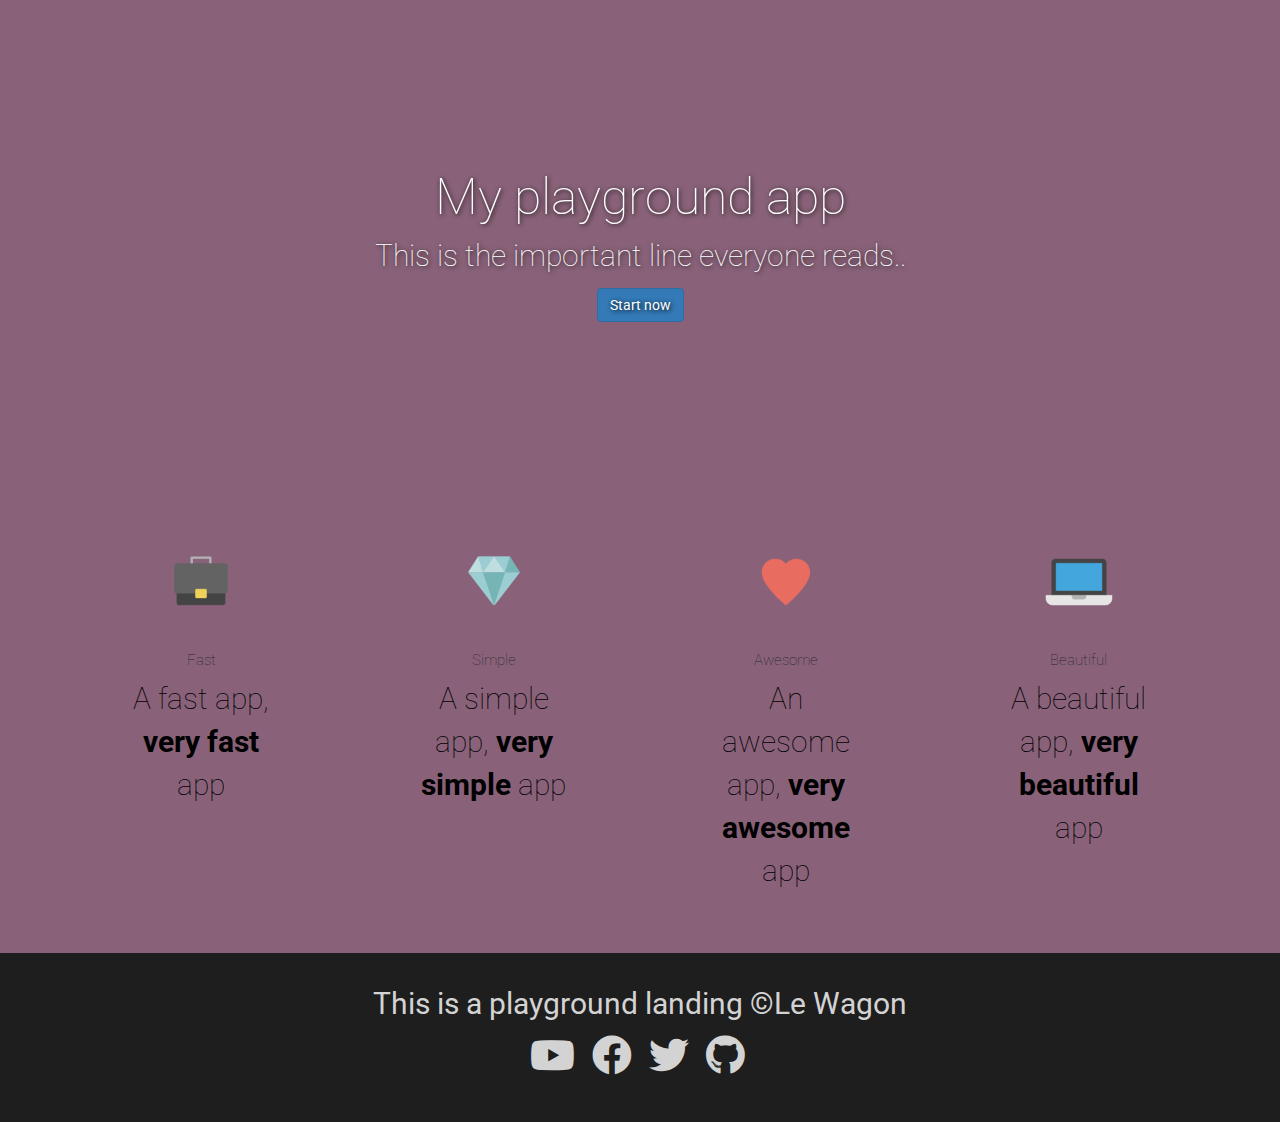
<file: index.html>
<html>
  <head>
    <meta charset="utf-8">
    <title>My playground landing</title>
    <meta http-equiv="X-UA-Compatible" content="IE=edge">
    <meta name="viewport" content="width=device-width, initial-scale=1">
    <link rel="stylesheet" href="https://maxcdn.bootstrapcdn.com/bootstrap/3.3.7/css/bootstrap.min.css" integrity="sha384-BVYiiSIFeK1dGmJRAkycuHAHRg32OmUcww7on3RYdg4Va+PmSTsz/K68vbdEjh4u" crossorigin="anonymous">
    <link href='style.css' rel='stylesheet'>
    <link href='style.css' rel="stylesheet">
    <link rel="preconnect" href="https://fonts.googleapis.com">
    <link rel="preconnect" href="https://fonts.gstatic.com" crossorigin>
    <link href="https://fonts.googleapis.com/css2?family=Roboto:wght@500&display=swap" rel="stylesheet">
    <link rel="stylesheet" href="https://use.fontawesome.com/releases/v5.5.0/css/all.css">

  </head>
  <body>

    <div id="banner">
    
        <h1>My playground app</h1>
        <p>This is the important line everyone reads..</p>
        <p>
        <a class="btn btn-primary" href="#">Start now</a>
        </p>
    </div>
    


    <div class="container">
    <div class="row">
        <div class="col-xs-12 col-sm-6 col-md-3">
        <div class= "card"> 
            <img src="images/briefcase.png" alt="picture description" width="100">
            <h2>Fast</h2>
            <p>A fast app, <strong>very fast</strong> app</p>
        </div> 
    </div>
    <div class="col-xs-12 col-sm-6 col-md-3">
      <div class= "card">
    <img src="images/diamond.png" alt="picture description" width="100">
    <h2>Simple</h2>
    <p>A simple app, <strong>very simple</strong> app</p>
</div>
    </div>
    <div class="col-xs-12 col-sm-6 col-md-3">
      <div class= "card">
    <img src="images/heart.png" alt="picture description" width="100">
    <h2>Awesome</h2>
    <p>An awesome app, <strong>very awesome</strong> app</p>
</div>
    </div>
    <div class="col-xs-12 col-sm-6 col-md-3">
      <div class= "card">
    <img src="images/laptop.png" alt="picture description" width="100">
    <h2>Beautiful</h2>
    <p>A beautiful app, <strong>very beautiful</strong> app</p>
</div>
    </div>
  </div>
</div>








<div id="footer"class= "text-center">
    <p>This is a playground landing ©Le Wagon</p>
    
    <ul class="list-inline text-center">
      <li><a href="#"><i class="fab fa-youtube "></i></a></li>
      <li><a href="#"><i class="fab fa-facebook "></i></a></li>
      <li><a href="#"><i class="fab fa-twitter "></i></a></li>
      <li><a href="#"><i class="fab fa-github "></i></a></li>
    </ul>
</div>


  </body>
</html>
</file>
<file: style.css>
/* style.css */
body{
  background-color: #896279;
  color: black;
  font-size: 30px;
  font-family: "Roboto" , sans-serif;
}
h1{
  font-family: "Roboto" , sans-serif;
  color: 283d3b;
  font-weight: lighter;
  font-size: 30px;
}
h2 {
  font-family: "Roboto" , sans-serif;
  color: rgb(40, 40, 40);
  font-weight: lighter;
  font-size: 15px;
}
a {
  font-family: "Roboto" , sans-serif;
  color: whitesmoke;
  font-size: 40px;
}
a:hover {
  font-family: "Roboto" , sans-serif;
  text-decoration: none;
  color: purple;
  font-size: 30px;

}
#banner{
  text-align: center;
  background-image: url("https://images.pexels.com/photos/844297/pexels-photo-844297.jpeg?cs=srgb&dl=pexels-eberhard-grossgasteiger-844297.jpg&fm=jpg");
  background-size: cover;
  padding: 150px;
  color: white;
  text-shadow: 1px 1px 5px black;
}
#banner h1 {
  color: white;
  font-size: 50px;
}
#banner p {
  color: white;
  opacity: 1;
  font-size: 30px;
  font-weight: lighter;
}
#footer{
  padding: 30px;
  background: rgb(30, 30, 30);
  color: lightgrey;
}
.card{back
  padding: 50px;
  font-weight: lighter;
}
#footer a {
  color: lightgrey;
  font-size: 15px;
}
#footer a:hover {
  color: white;
}
.card {
padding: 50px;
text-align: center;}

#footer a { 
text-align: center;
font-size: 40px; 
word-spacing: 40px ;
}
</file>
